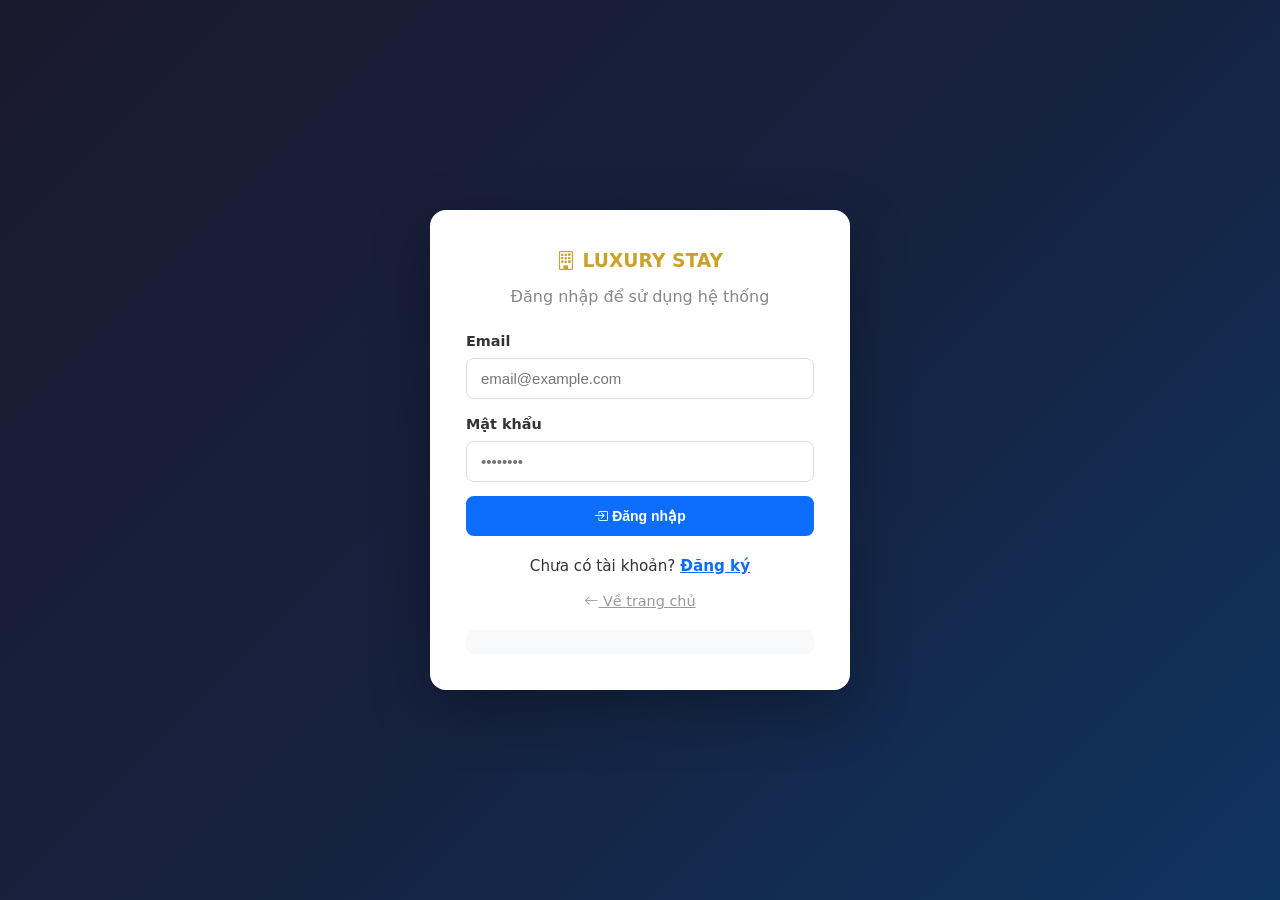
<file: cart.html>
<!DOCTYPE html>
<html lang="vi">
<head>
  <meta charset="UTF-8">
  <meta name="viewport" content="width=device-width, initial-scale=1.0">
  <title>Giỏ đặt phòng | Luxury Stay</title>
  <link href="https://cdn.jsdelivr.net/npm/bootstrap-icons@1.11.3/font/bootstrap-icons.min.css" rel="stylesheet">
  <link href="css/style.css" rel="stylesheet">
</head>
<body>
  <nav class="navbar">
    <div class="container">
      <a href="index.html" class="navbar-brand"><i class="bi bi-building"></i> LUXURY STAY</a>
      <ul class="navbar-nav">
        <li><a href="index.html">Trang chủ</a></li>
        <li><a href="rooms.html">Phòng</a></li>
        <li><a href="cart.html" class="active">Giỏ đặt <span class="cart-badge">0</span></a></li>
        <li><a href="orders.html">Đơn của tôi</a></li>
        <li id="navAdmin" style="display:none;"><a href="admin/dashboard.html">Admin</a></li>
        <li id="navLogin"><a href="login.html" class="btn-gold"><i class="bi bi-person"></i> Đăng nhập</a></li>
        <li id="navUser" style="display:none;"></li>
      </ul>
    </div>
  </nav>

  <section class="section">
    <div class="section-title"><h2>Giỏ đặt phòng</h2></div>
    <div id="empty" style="display:none;text-align:center;padding:50px;color:#999;">
      <i class="bi bi-cart-x" style="font-size:3rem;"></i>
      <p style="margin-top:10px;">Giỏ đặt trống</p>
      <a href="rooms.html" class="btn btn-primary" style="margin-top:12px;">Xem phòng</a>
    </div>
    <div id="content">
      <div class="table-card">
        <table>
          <thead><tr><th>Phòng</th><th>Nhận / Trả</th><th>Số đêm</th><th>Đơn giá</th><th>Thành tiền</th><th></th></tr></thead>
          <tbody id="cartBody"></tbody>
        </table>
      </div>
      <div style="text-align:right;margin-top:20px;">
        <div style="font-size:1.3rem;font-weight:700;color:#0d6efd;margin-bottom:12px;">Tổng: <span id="grandTotal">0đ</span></div>
        <a href="checkout.html" class="btn btn-primary btn-lg">Tiến hành đặt phòng</a>
      </div>
    </div>
  </section>

  <footer class="footer"><div class="footer-bottom">&copy; 2026 Luxury Stay</div></footer>
  <script src="js/main.js"></script>
  <script>
    if (!requireAuth(['customer','staff','admin'])) throw '';
    function renderCart() {
      const cart = getCart();
      if (!cart.length) {
        document.getElementById('empty').style.display = 'block';
        document.getElementById('content').style.display = 'none';
        return;
      }
      document.getElementById('empty').style.display = 'none';
      document.getElementById('content').style.display = 'block';
      let total = 0;
      document.getElementById('cartBody').innerHTML = cart.map(i => {
        const sub = i.price * i.nights;
        total += sub;
        return `<tr>
          <td><strong>${i.name}</strong><br><small style="color:#888;">${i.type}</small></td>
          <td>${i.checkin}<br><small>→ ${i.checkout}</small></td>
          <td>${i.nights} đêm</td>
          <td>${formatPrice(i.price)}</td>
          <td><strong>${formatPrice(sub)}</strong></td>
          <td><button class="btn btn-danger btn-sm" onclick="removeFromCart(${i.id})"><i class="bi bi-trash"></i></button></td>
        </tr>`;
      }).join('');
      document.getElementById('grandTotal').textContent = formatPrice(total);
    }
    document.addEventListener('DOMContentLoaded', renderCart);
  </script>
</body>
</html>
</file>
<file: css/style.css>
:root {
  --primary: #0d6efd;
  --primary-dark: #0a58ca;
  --gold: #c9a227;
  --dark: #1a1a2e;
  --dark2: #16213e;
  --success: #198754;
  --danger: #dc3545;
  --warning: #ffc107;
  --radius: 12px;
  --shadow: 0 4px 20px rgba(0,0,0,0.08);
}
* { margin:0; padding:0; box-sizing:border-box; }
body { font-family:'Segoe UI',system-ui,sans-serif; background:#f5f7fa; color:#333; line-height:1.6; }

/* Navbar */
.navbar { background:linear-gradient(135deg,var(--dark),var(--dark2)); padding:0.8rem 0; position:sticky; top:0; z-index:1000; box-shadow:0 2px 15px rgba(0,0,0,0.15); }
.navbar .container { max-width:1200px; margin:0 auto; padding:0 20px; display:flex; align-items:center; justify-content:space-between; }
.navbar-brand { color:var(--gold)!important; font-weight:700; font-size:1.4rem; text-decoration:none; }
.navbar-nav { display:flex; gap:6px; list-style:none; align-items:center; }
.navbar-nav a { color:rgba(255,255,255,0.85); text-decoration:none; padding:6px 14px; border-radius:6px; font-weight:500; transition:0.2s; }
.navbar-nav a:hover, .navbar-nav a.active { color:#fff; background:rgba(255,255,255,0.1); }
.btn-gold { background:var(--gold); color:var(--dark)!important; font-weight:600; border-radius:20px!important; padding:6px 18px!important; }
.cart-badge { background:var(--danger); color:#fff; font-size:11px; padding:1px 7px; border-radius:10px; margin-left:3px; }

/* Hero */
.hero { background:linear-gradient(rgba(26,26,46,0.75),rgba(22,33,62,0.85)),url('https://images.unsplash.com/photo-1566073771259-6a8506099945?w=1600') center/cover; min-height:480px; display:flex; align-items:center; color:#fff; text-align:center; }
.hero h1 { font-size:2.8rem; margin-bottom:12px; text-shadow:2px 2px 8px rgba(0,0,0,0.4); }
.hero p { font-size:1.2rem; opacity:0.9; margin-bottom:28px; }
.search-box { background:#fff; border-radius:var(--radius); padding:20px; max-width:900px; margin:0 auto; box-shadow:0 10px 40px rgba(0,0,0,0.2); }
.search-box .row { display:flex; gap:12px; flex-wrap:wrap; align-items:flex-end; }
.search-box label { font-size:0.8rem; font-weight:600; color:#666; display:block; margin-bottom:4px; }
.search-box input, .search-box select { width:100%; padding:10px 12px; border:1px solid #e0e0e0; border-radius:8px; font-size:14px; }
.search-box .col { flex:1; min-width:140px; }
.search-box .btn-search { background:linear-gradient(135deg,var(--primary),var(--primary-dark)); color:#fff; border:none; border-radius:8px; padding:12px 24px; font-weight:600; cursor:pointer; height:42px; }

/* Section */
.section { max-width:1200px; margin:0 auto; padding:40px 20px; }
.section-title { text-align:center; margin-bottom:30px; }
.section-title h2 { font-weight:700; color:var(--dark); display:inline-block; padding-bottom:10px; position:relative; }
.section-title h2::after { content:''; position:absolute; bottom:0; left:50%; transform:translateX(-50%); width:50px; height:3px; background:var(--gold); border-radius:2px; }

/* Room cards */
.room-grid { display:grid; grid-template-columns:repeat(auto-fill,minmax(280px,1fr)); gap:24px; }
.room-card { background:#fff; border-radius:var(--radius); overflow:hidden; box-shadow:var(--shadow); transition:0.3s; }
.room-card:hover { transform:translateY(-6px); box-shadow:0 12px 30px rgba(0,0,0,0.12); }
.room-card img { width:100%; height:200px; object-fit:cover; }
.room-card .body { padding:16px; }
.room-card h5 { font-size:1.1rem; margin-bottom:6px; color:var(--dark); }
.room-card .price { font-size:1.3rem; font-weight:700; color:var(--primary); }
.room-card .price span { font-size:0.85rem; font-weight:400; color:#888; }
.badge-type { position:absolute; top:12px; left:12px; background:var(--gold); color:var(--dark); font-weight:600; padding:4px 12px; border-radius:20px; font-size:0.75rem; }
.amenities { display:flex; gap:10px; flex-wrap:wrap; margin:8px 0; font-size:0.85rem; color:#666; }
.amenities i { color:var(--gold); }

/* Buttons */
.btn { display:inline-block; padding:8px 18px; border-radius:8px; border:none; font-weight:600; cursor:pointer; text-decoration:none; font-size:14px; transition:0.2s; }
.btn-primary { background:var(--primary); color:#fff; }
.btn-primary:hover { background:var(--primary-dark); }
.btn-outline { background:transparent; border:1.5px solid var(--primary); color:var(--primary); }
.btn-outline:hover { background:var(--primary); color:#fff; }
.btn-danger { background:var(--danger); color:#fff; }
.btn-success { background:var(--success); color:#fff; }
.btn-sm { padding:5px 12px; font-size:13px; }
.btn-lg { padding:12px 28px; font-size:16px; }

/* Cart / Table */
.table-card { background:#fff; border-radius:var(--radius); box-shadow:var(--shadow); overflow:hidden; }
table { width:100%; border-collapse:collapse; }
th { background:var(--dark); color:#fff; padding:12px 16px; text-align:left; font-size:0.85rem; }
td { padding:12px 16px; border-bottom:1px solid #f0f0f0; vertical-align:middle; }
tr:hover td { background:#f8f9ff; }
.qty-input { width:60px; padding:6px; border:1px solid #ddd; border-radius:6px; text-align:center; }

/* Auth */
.auth-wrapper { min-height:100vh; display:flex; align-items:center; background:linear-gradient(135deg,var(--dark),var(--dark2),#0f3460); }
.auth-card { background:#fff; border-radius:16px; padding:36px; box-shadow:0 20px 60px rgba(0,0,0,0.3); max-width:420px; width:100%; margin:0 auto; }
.auth-card h3 { color:var(--gold); text-align:center; font-weight:700; margin-bottom:8px; }
.form-group { margin-bottom:14px; }
.form-group label { display:block; font-weight:600; margin-bottom:5px; font-size:0.9rem; }
.form-group input, .form-group select, .form-group textarea { width:100%; padding:11px 14px; border:1px solid #ddd; border-radius:8px; font-size:15px; outline:none; }
.form-group input:focus { border-color:var(--primary); }

/* Payment */
.pay-options { display:grid; grid-template-columns:1fr 1fr; gap:10px; margin:12px 0; }
.pay-opt { border:2px solid #e0e0e0; border-radius:8px; padding:14px; text-align:center; cursor:pointer; transition:0.2s; }
.pay-opt:hover, .pay-opt.selected { border-color:var(--primary); background:#eff6ff; }
.pay-opt i { font-size:1.4rem; display:block; margin-bottom:4px; }

/* Status badges */
.badge { display:inline-block; padding:4px 12px; border-radius:20px; font-size:0.8rem; font-weight:600; }
.badge-pending { background:#fff3cd; color:#856404; }
.badge-confirmed { background:#d1e7dd; color:#0f5132; }
.badge-checkedin { background:#cfe2ff; color:#084298; }
.badge-checkedout { background:#e2e3e5; color:#41464b; }
.badge-cancelled { background:#f8d7da; color:#842029; }
.badge-paid { background:#d1e7dd; color:#0f5132; }
.badge-unpaid { background:#e2e3e5; color:#41464b; }

/* Admin */
.admin-wrapper { display:flex; min-height:100vh; }
.admin-sidebar { width:250px; background:linear-gradient(180deg,var(--dark),var(--dark2)); color:#fff; position:fixed; height:100vh; overflow-y:auto; }
.admin-sidebar .brand { padding:20px; text-align:center; border-bottom:1px solid rgba(255,255,255,0.1); }
.admin-sidebar .brand h4 { color:var(--gold); margin:0; }
.admin-sidebar a { display:flex; align-items:center; gap:10px; color:rgba(255,255,255,0.7); padding:12px 20px; text-decoration:none; border-left:3px solid transparent; transition:0.2s; }
.admin-sidebar a:hover, .admin-sidebar a.active { color:#fff; background:rgba(255,255,255,0.08); border-left-color:var(--gold); }
.admin-content { margin-left:250px; flex:1; background:#f0f2f5; min-height:100vh; }
.admin-topbar { background:#fff; padding:14px 24px; display:flex; justify-content:space-between; align-items:center; box-shadow:0 2px 8px rgba(0,0,0,0.05); position:sticky; top:0; z-index:50; }
.admin-main { padding:24px; }
.stat-card { background:#fff; border-radius:var(--radius); padding:20px; box-shadow:var(--shadow); display:flex; align-items:center; gap:16px; }
.stat-card .icon { width:56px; height:56px; border-radius:12px; display:flex; align-items:center; justify-content:center; font-size:1.4rem; color:#fff; }
.stat-card h3 { font-size:1.6rem; margin:0; color:var(--dark); }
.stat-card p { margin:0; color:#888; font-size:0.9rem; }

/* Footer */
.footer { background:var(--dark); color:rgba(255,255,255,0.7); padding:40px 20px 20px; margin-top:50px; }
.footer .container { max-width:1200px; margin:0 auto; display:grid; grid-template-columns:repeat(auto-fit,minmax(200px,1fr)); gap:24px; }
.footer h5 { color:var(--gold); margin-bottom:10px; }
.footer a { color:rgba(255,255,255,0.6); text-decoration:none; }
.footer a:hover { color:var(--gold); }
.footer-bottom { text-align:center; margin-top:24px; padding-top:16px; border-top:1px solid rgba(255,255,255,0.1); font-size:0.9rem; }

@media(max-width:991px) {
  .admin-sidebar { margin-left:-250px; }
  .admin-sidebar.show { margin-left:0; }
  .admin-content { margin-left:0; }
  .hero h1 { font-size:2rem; }
  .search-box .row { flex-direction:column; }
}
</file>
